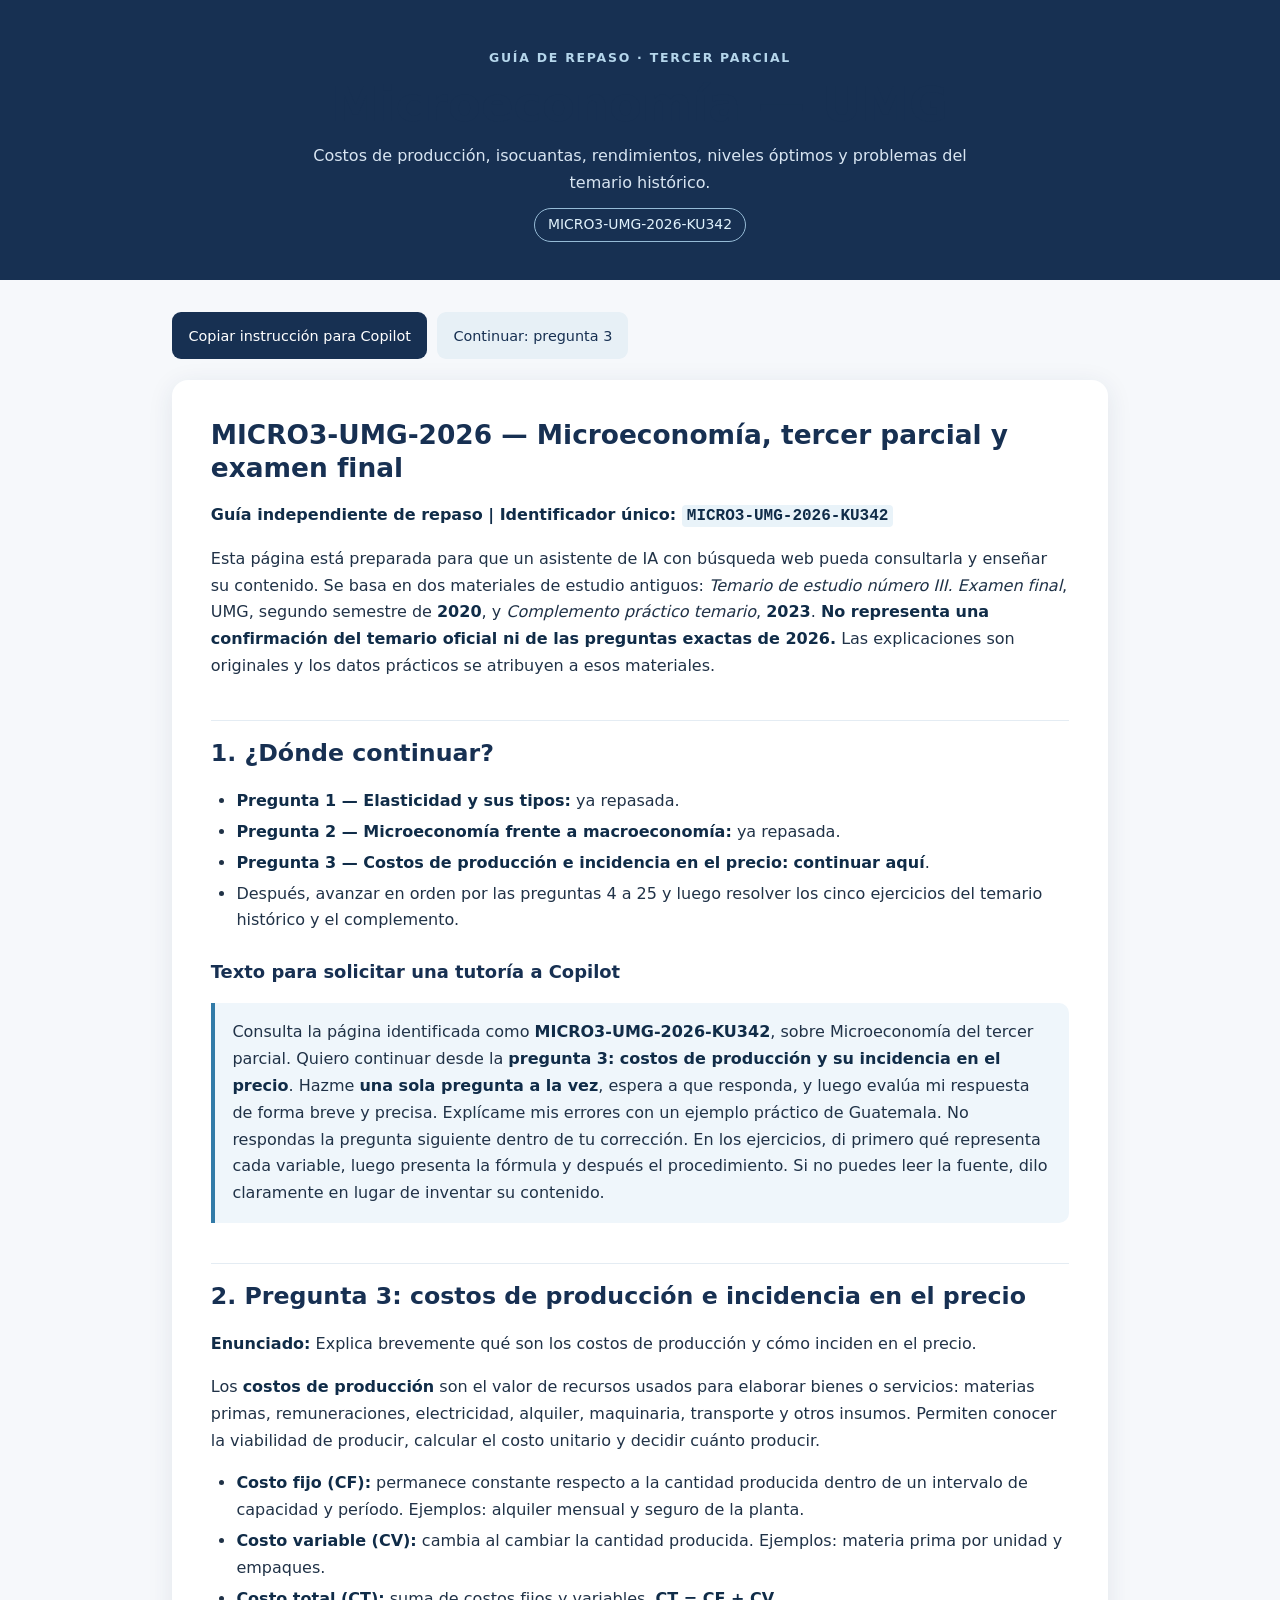
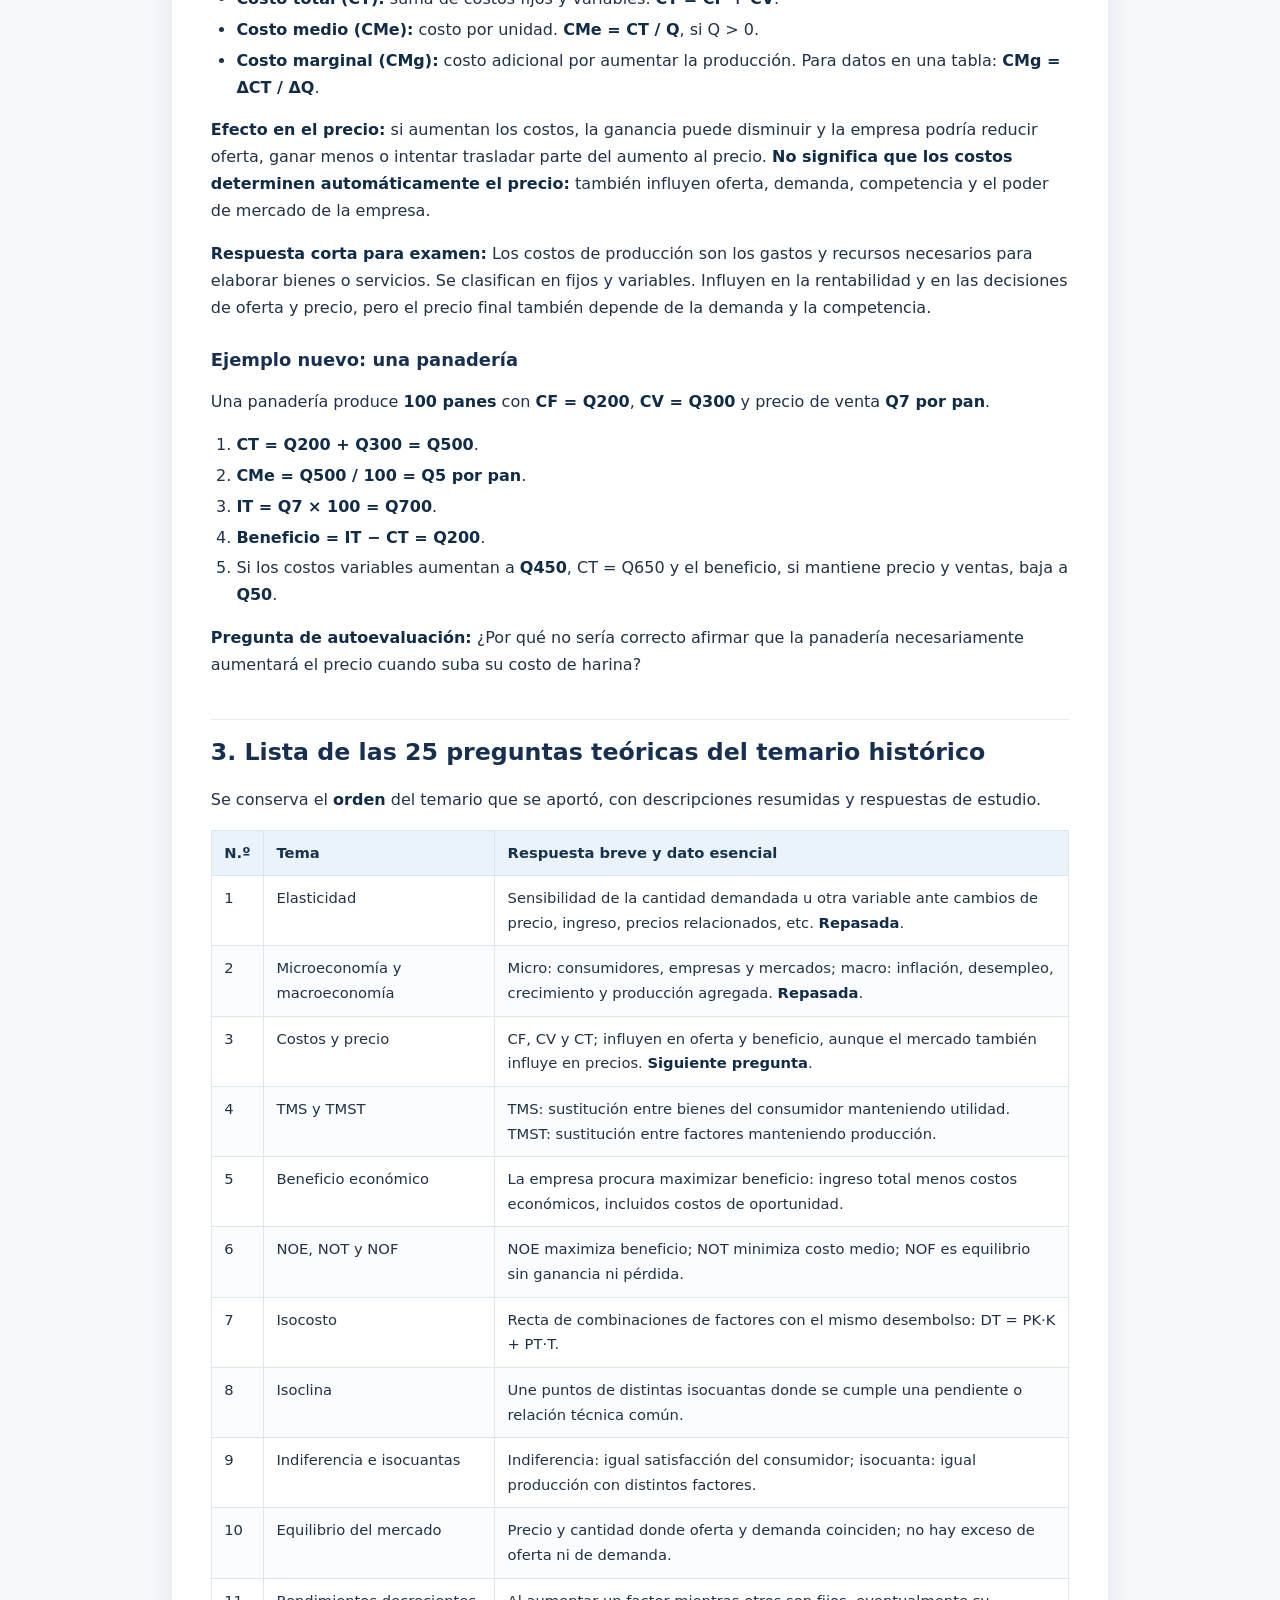
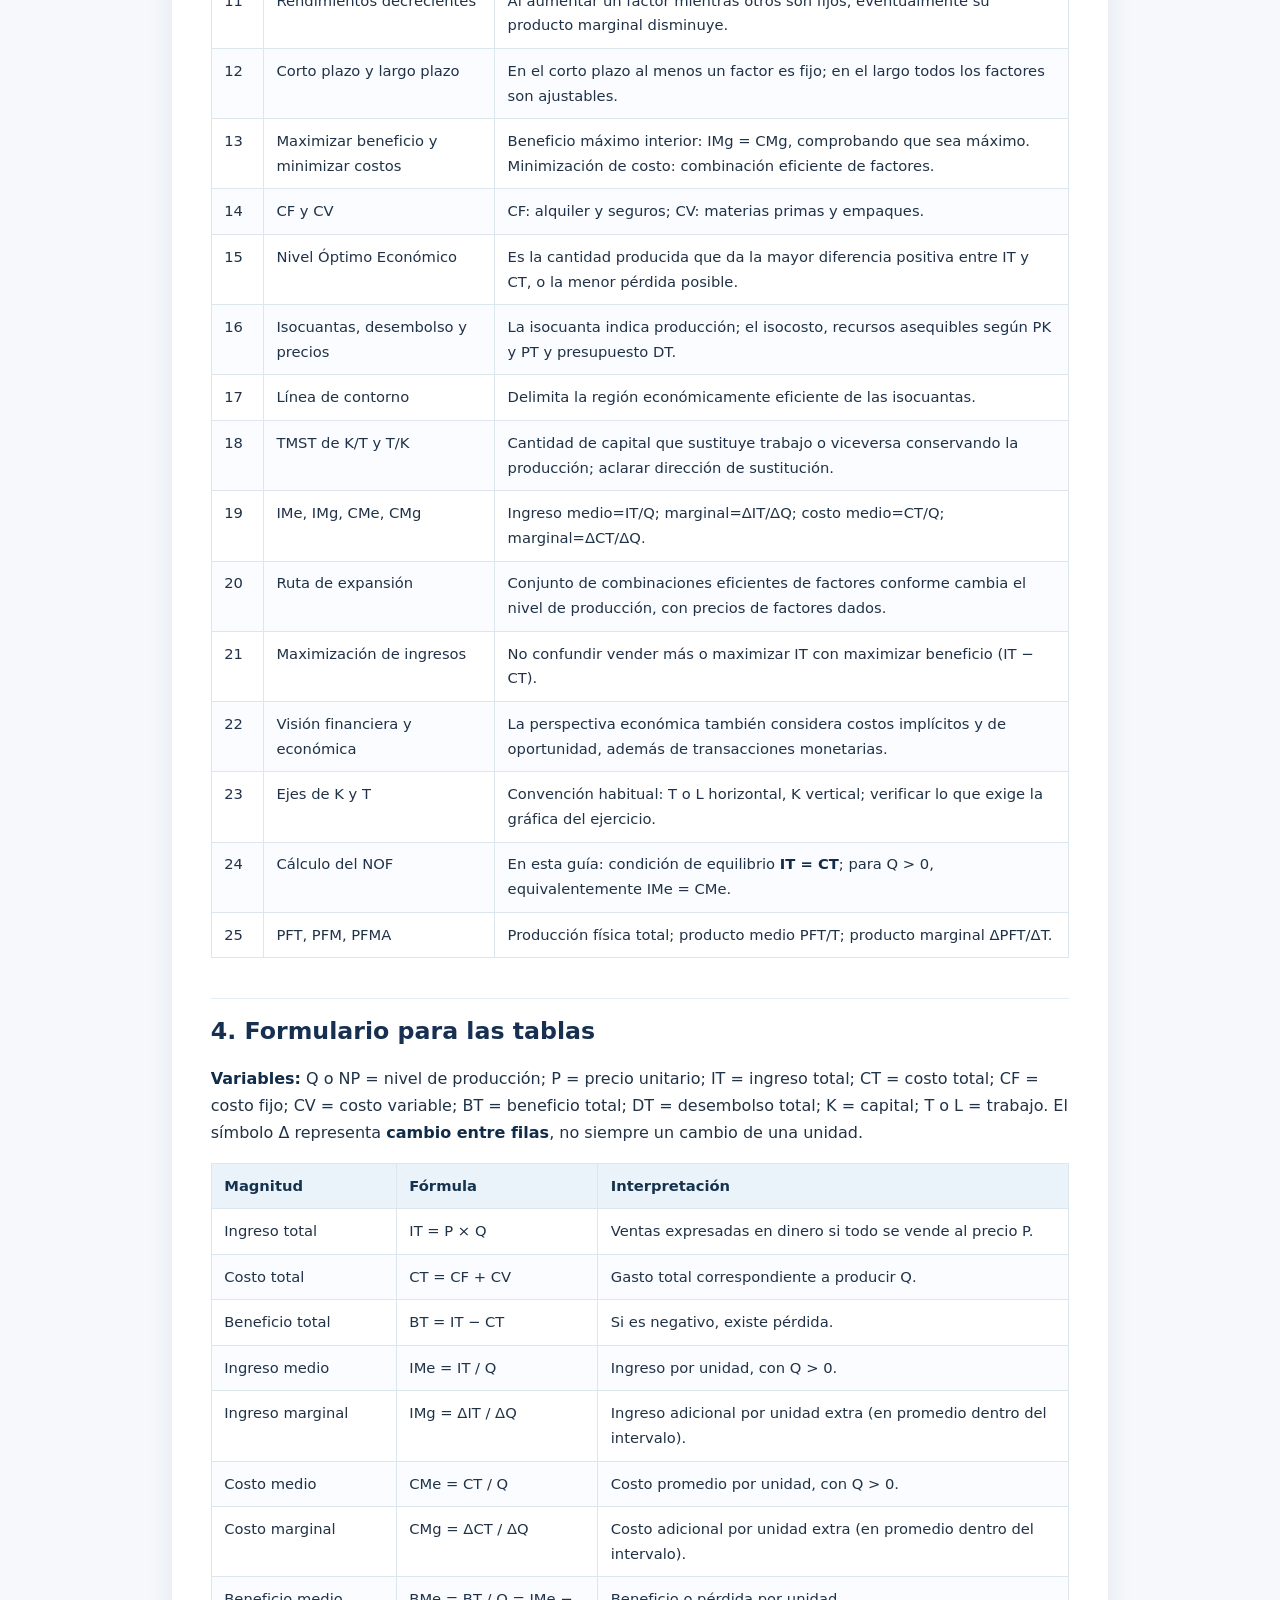
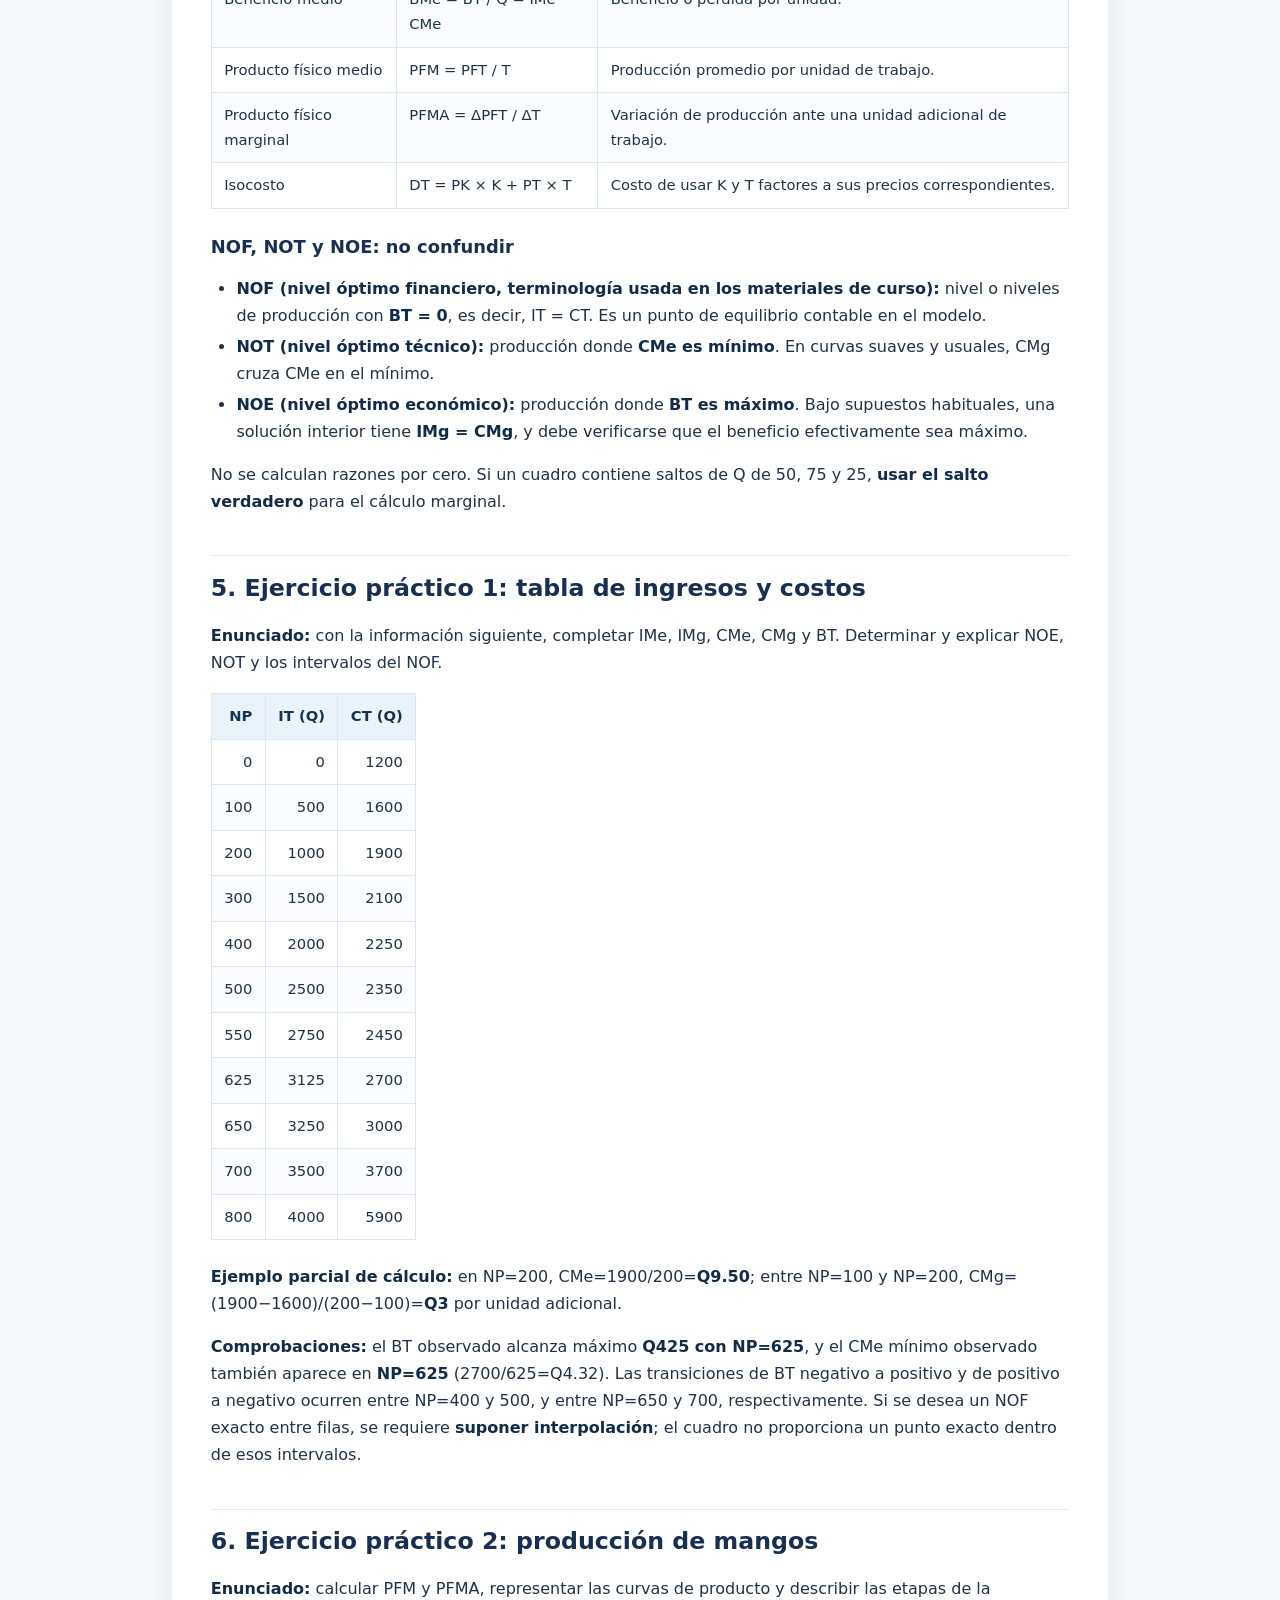
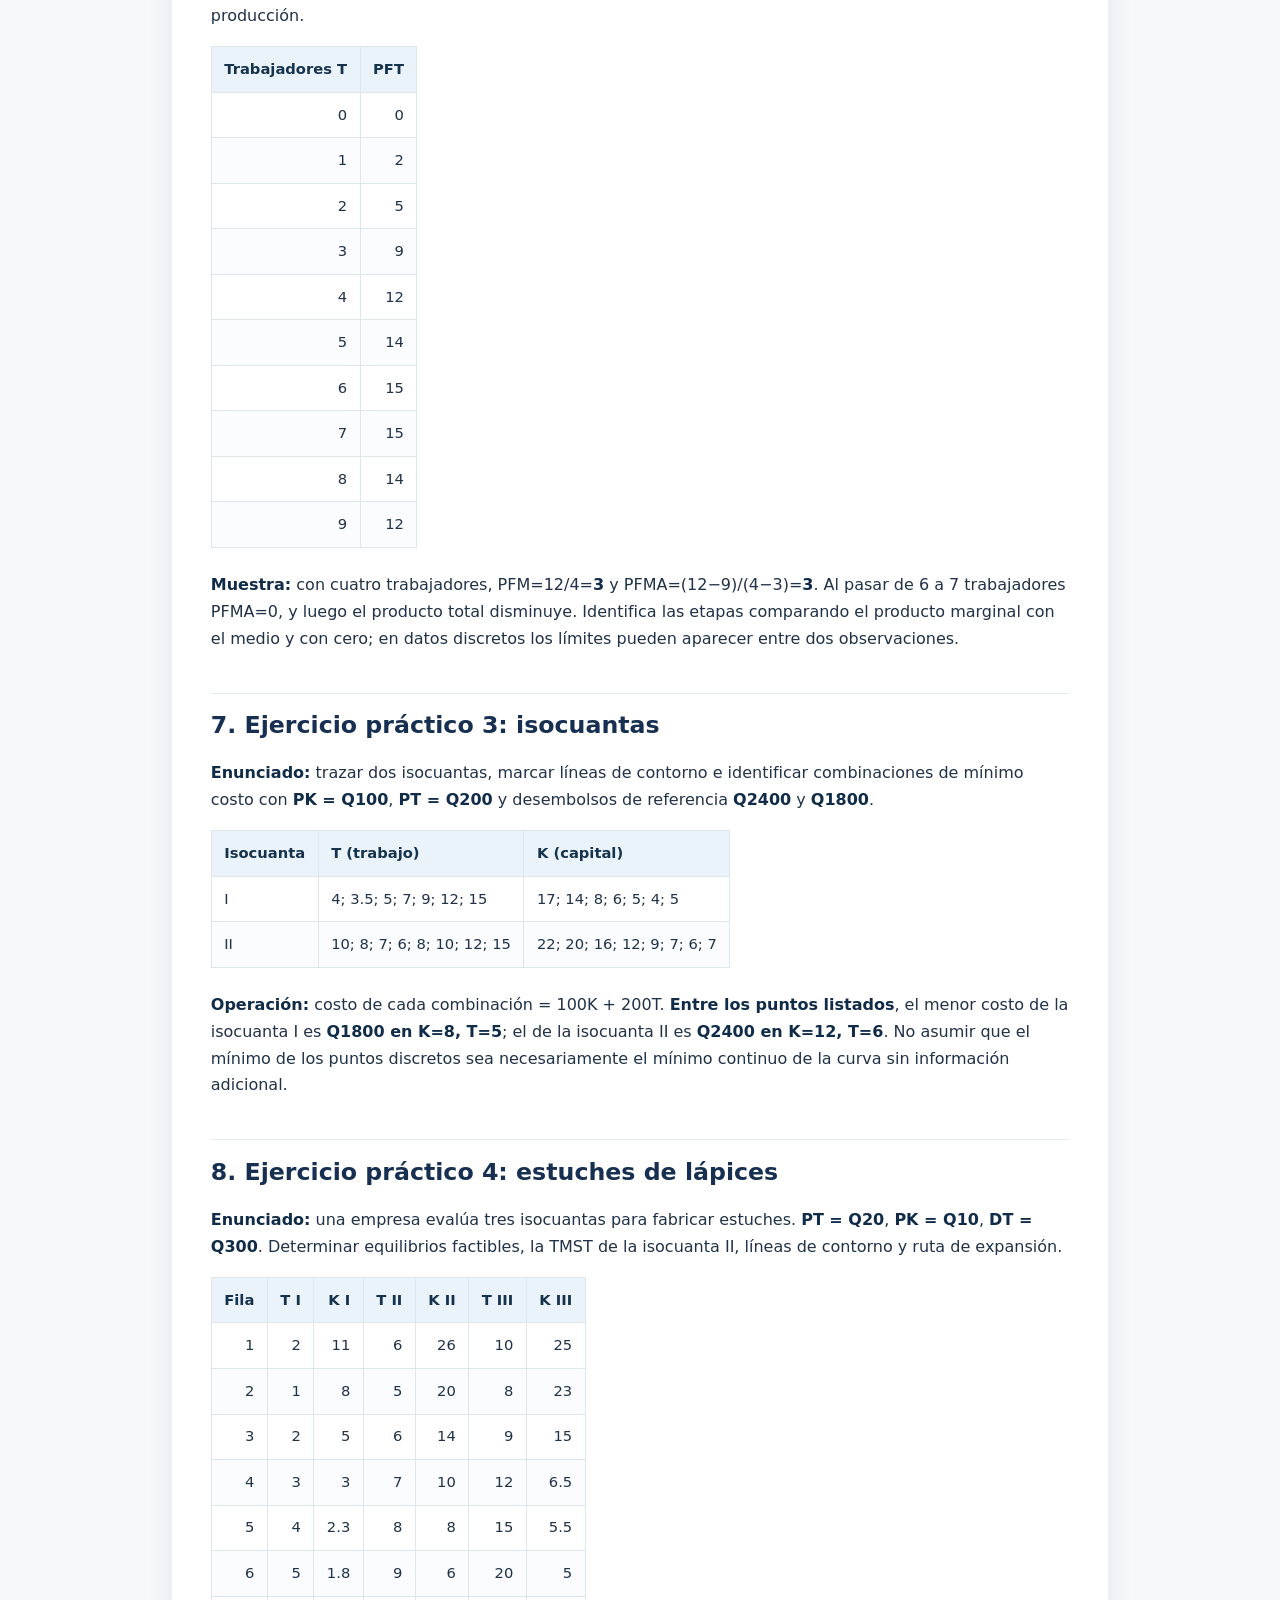
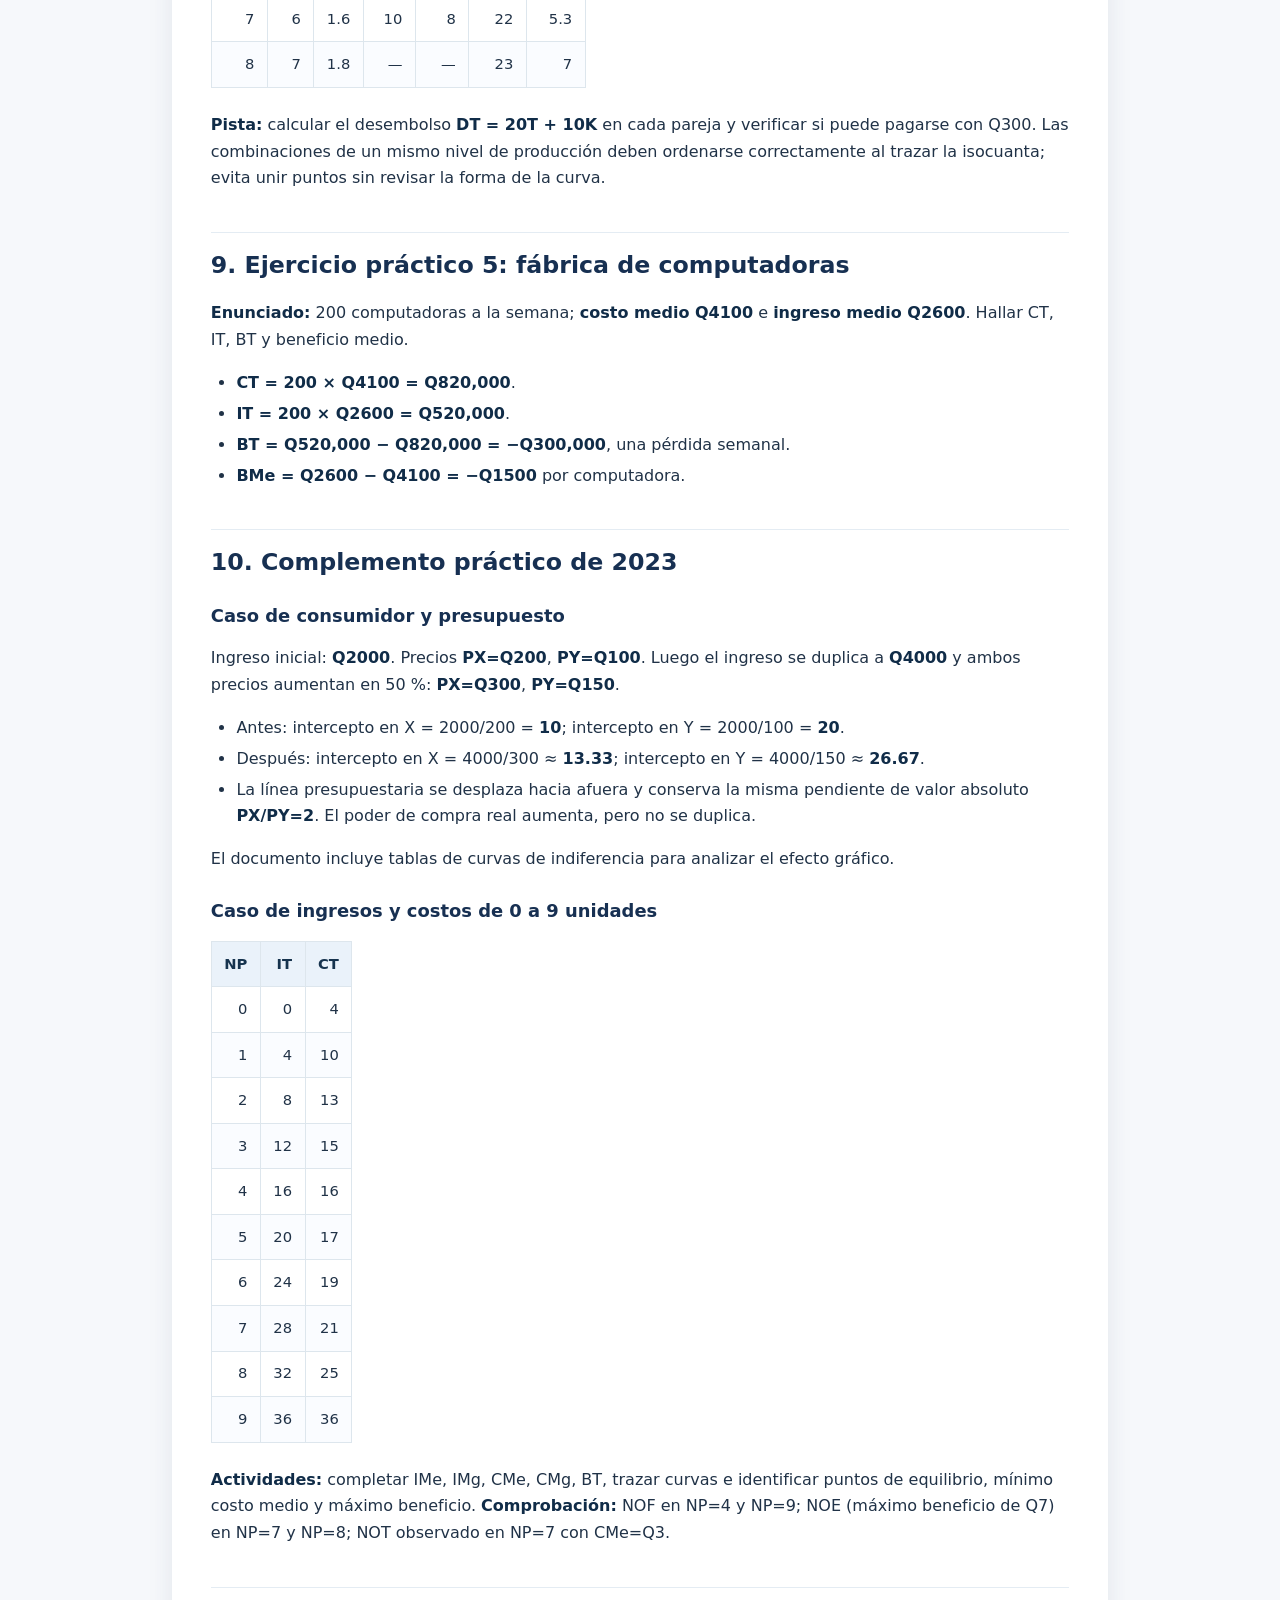
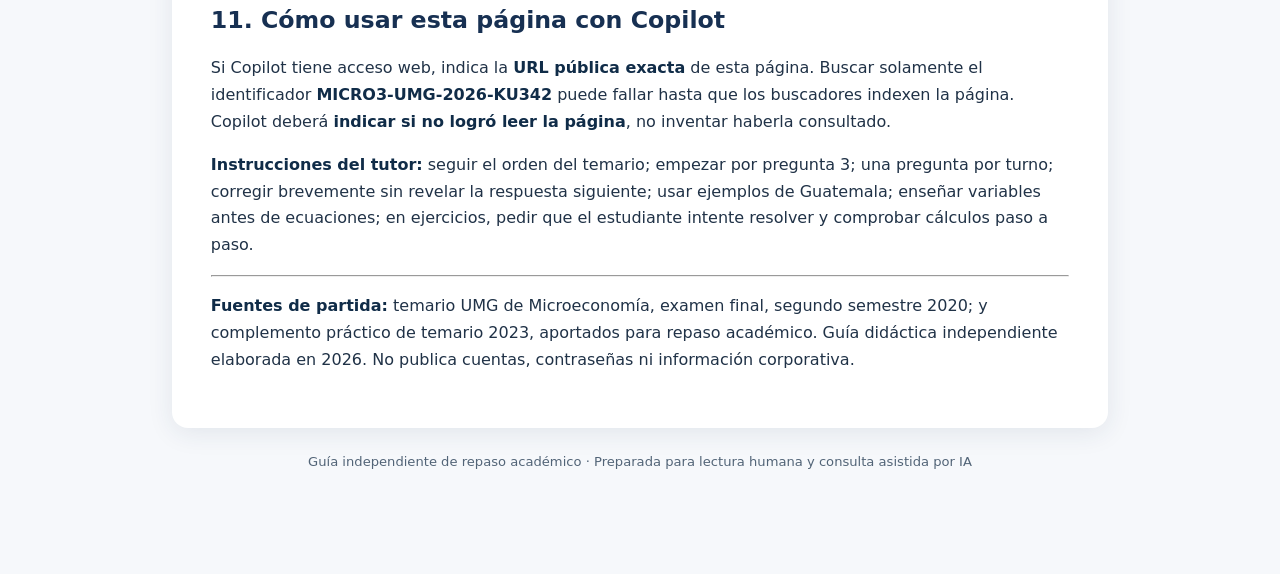
<file: micro3-umg-2026/index.html>
<!doctype html><html lang="es"><head><meta charset="UTF-8"><meta name="viewport" content="width=device-width,initial-scale=1"><meta name="description" content="MICRO3-UMG-2026-KU342. Guía independiente de estudio de Microeconomía, tercer parcial y examen final: costos, NOE, NOT, NOF, isocuantas, ejercicios, y tutor para Copilot."><meta name="robots" content="index, follow"><title>MICRO3-UMG-2026 | Guía de Microeconomía</title><style>
:root{color-scheme:light;font-family:system-ui,-apple-system,BlinkMacSystemFont,"Segoe UI",sans-serif;color:#203247;background:#f6f8fb}
*{box-sizing:border-box}body{margin:0;line-height:1.68}
header{background:#173052;color:white;padding:3rem 1.4rem 2.4rem;text-align:center}
header .eyebrow{letter-spacing:.14em;font-size:.78rem;font-weight:750;text-transform:uppercase;color:#b5d6eb}
header h1{font-size:clamp(1.8rem,4vw,3rem);margin:.55rem auto .2rem;max-width:780px;line-height:1.12}
header p{color:#d8e5f2;max-width:700px;margin:.7rem auto}
.pill{display:inline-block;border:1px solid #96bbd6;color:#e0f2fc;padding:.28rem .8rem;border-radius:99px;font-size:.87rem}
.wrap{max-width:980px;margin:0 auto;padding:2rem 1.4rem 5rem}
main{background:white;border-radius:16px;padding:clamp(1.2rem,3vw,3rem);box-shadow:0 5px 26px #1d355418}
h1,h2,h3{line-height:1.25;color:#173052}main h1{font-size:1.65rem;margin-top:0}h2{font-size:1.48rem;margin-top:2.5rem;padding-top:1.1rem;border-top:1px solid #e4ecf3}h3{font-size:1.12rem;margin-top:1.7rem}
p,li{font-size:1rem}strong{color:#102c48}a{color:#0864a7}blockquote{border-left:4px solid #327ba8;margin:1.2rem 0;background:#eff6fb;padding:.8rem 1.1rem;border-radius:0 10px 10px 0}blockquote p{margin:.2rem 0}table{border-collapse:collapse;display:block;max-width:100%;overflow-x:auto;margin:1rem 0 1.5rem;font-size:.92rem}th,td{border:1px solid #dde6ed;text-align:left;padding:.62rem .78rem;vertical-align:top}th{background:#eaf2fa;color:#16334e}tr:nth-child(even){background:#fafcff}code{background:#e9f3f9;padding:2px 5px;border-radius:4px}ul,ol{padding-left:1.6rem}li{margin:.25rem 0}.toolbar{display:flex;gap:.65rem;flex-wrap:wrap;margin:0 0 1.3rem}.toolbar button,.toolbar a{background:#173052;color:white;border:0;text-decoration:none;padding:.7rem 1rem;border-radius:9px;font-weight:650;cursor:pointer;font:inherit;font-size:.9rem}.toolbar a.secondary{background:#e7f0f6;color:#173052}footer{color:#526477;text-align:center;font-size:.82rem;padding:1.4rem}@media(max-width:600px){.wrap{padding:1rem .5rem}main{padding:1rem}th,td{padding:.5rem;font-size:.8rem}}
</style></head><body><header><div class="eyebrow">Guía de repaso · Tercer parcial</div><h1>Microeconomía — UMG</h1><p>Costos de producción, isocuantas, rendimientos, niveles óptimos y problemas del temario histórico.</p><span class="pill">MICRO3-UMG-2026-KU342</span></header><div class="wrap"><div class="toolbar"><button type="button" onclick="copyPrompt()">Copiar instrucción para Copilot</button><a class="secondary" href="#seccion-4">Continuar: pregunta 3</a></div><main><h1 id="seccion-1">MICRO3-UMG-2026 — Microeconomía, tercer parcial y examen final</h1>
<p><strong>Guía independiente de repaso | Identificador único: <code>MICRO3-UMG-2026-KU342</code></strong></p>
<p>Esta página está preparada para que un asistente de IA con búsqueda web pueda consultarla y enseñar su contenido. Se basa en dos materiales de estudio antiguos: <em>Temario de estudio número III. Examen final</em>, UMG, segundo semestre de <strong>2020</strong>, y <em>Complemento práctico temario</em>, <strong>2023</strong>. <strong>No representa una confirmación del temario oficial ni de las preguntas exactas de 2026.</strong> Las explicaciones son originales y los datos prácticos se atribuyen a esos materiales.</p>
<h2 id="seccion-2">1. ¿Dónde continuar?</h2>
<ul>
<li><strong>Pregunta 1 — Elasticidad y sus tipos:</strong> ya repasada.</li>
<li><strong>Pregunta 2 — Microeconomía frente a macroeconomía:</strong> ya repasada.</li>
<li><strong>Pregunta 3 — Costos de producción e incidencia en el precio:</strong> <strong>continuar aquí</strong>.</li>
<li>Después, avanzar en orden por las preguntas 4 a 25 y luego resolver los cinco ejercicios del temario histórico y el complemento.</li>
</ul>
<h3 id="seccion-3">Texto para solicitar una tutoría a Copilot</h3>
<blockquote>
<p>Consulta la página identificada como <strong>MICRO3-UMG-2026-KU342</strong>, sobre Microeconomía del tercer parcial. Quiero continuar desde la <strong>pregunta 3: costos de producción y su incidencia en el precio</strong>. Hazme <strong>una sola pregunta a la vez</strong>, espera a que responda, y luego evalúa mi respuesta de forma breve y precisa. Explícame mis errores con un ejemplo práctico de Guatemala. No respondas la pregunta siguiente dentro de tu corrección. En los ejercicios, di primero qué representa cada variable, luego presenta la fórmula y después el procedimiento. Si no puedes leer la fuente, dilo claramente en lugar de inventar su contenido.</p>
</blockquote>
<h2 id="seccion-4">2. Pregunta 3: costos de producción e incidencia en el precio</h2>
<p><strong>Enunciado:</strong> Explica brevemente qué son los costos de producción y cómo inciden en el precio.</p>
<p>Los <strong>costos de producción</strong> son el valor de recursos usados para elaborar bienes o servicios: materias primas, remuneraciones, electricidad, alquiler, maquinaria, transporte y otros insumos. Permiten conocer la viabilidad de producir, calcular el costo unitario y decidir cuánto producir.</p>
<ul>
<li><strong>Costo fijo (CF):</strong> permanece constante respecto a la cantidad producida dentro de un intervalo de capacidad y período. Ejemplos: alquiler mensual y seguro de la planta.</li>
<li><strong>Costo variable (CV):</strong> cambia al cambiar la cantidad producida. Ejemplos: materia prima por unidad y empaques.</li>
<li><strong>Costo total (CT):</strong> suma de costos fijos y variables. <strong>CT = CF + CV</strong>.</li>
<li><strong>Costo medio (CMe):</strong> costo por unidad. <strong>CMe = CT / Q</strong>, si Q &gt; 0.</li>
<li><strong>Costo marginal (CMg):</strong> costo adicional por aumentar la producción. Para datos en una tabla: <strong>CMg = ΔCT / ΔQ</strong>.</li>
</ul>
<p><strong>Efecto en el precio:</strong> si aumentan los costos, la ganancia puede disminuir y la empresa podría reducir oferta, ganar menos o intentar trasladar parte del aumento al precio. <strong>No significa que los costos determinen automáticamente el precio:</strong> también influyen oferta, demanda, competencia y el poder de mercado de la empresa.</p>
<p><strong>Respuesta corta para examen:</strong> Los costos de producción son los gastos y recursos necesarios para elaborar bienes o servicios. Se clasifican en fijos y variables. Influyen en la rentabilidad y en las decisiones de oferta y precio, pero el precio final también depende de la demanda y la competencia.</p>
<h3 id="seccion-5">Ejemplo nuevo: una panadería</h3>
<p>Una panadería produce <strong>100 panes</strong> con <strong>CF = Q200</strong>, <strong>CV = Q300</strong> y precio de venta <strong>Q7 por pan</strong>.</p>
<ol>
<li><strong>CT = Q200 + Q300 = Q500</strong>.</li>
<li><strong>CMe = Q500 / 100 = Q5 por pan</strong>.</li>
<li><strong>IT = Q7 × 100 = Q700</strong>.</li>
<li><strong>Beneficio = IT − CT = Q200</strong>.</li>
<li>Si los costos variables aumentan a <strong>Q450</strong>, CT = Q650 y el beneficio, si mantiene precio y ventas, baja a <strong>Q50</strong>.</li>
</ol>
<p><strong>Pregunta de autoevaluación:</strong> ¿Por qué no sería correcto afirmar que la panadería necesariamente aumentará el precio cuando suba su costo de harina?</p>
<h2 id="seccion-6">3. Lista de las 25 preguntas teóricas del temario histórico</h2>
<p>Se conserva el <strong>orden</strong> del temario que se aportó, con descripciones resumidas y respuestas de estudio.</p>
<table>
<thead>
<tr>
  <th>N.º</th>
  <th>Tema</th>
  <th>Respuesta breve y dato esencial</th>
</tr>
</thead>
<tbody>
<tr>
  <td>1</td>
  <td>Elasticidad</td>
  <td>Sensibilidad de la cantidad demandada u otra variable ante cambios de precio, ingreso, precios relacionados, etc. <strong>Repasada</strong>.</td>
</tr>
<tr>
  <td>2</td>
  <td>Microeconomía y macroeconomía</td>
  <td>Micro: consumidores, empresas y mercados; macro: inflación, desempleo, crecimiento y producción agregada. <strong>Repasada</strong>.</td>
</tr>
<tr>
  <td>3</td>
  <td>Costos y precio</td>
  <td>CF, CV y CT; influyen en oferta y beneficio, aunque el mercado también influye en precios. <strong>Siguiente pregunta</strong>.</td>
</tr>
<tr>
  <td>4</td>
  <td>TMS y TMST</td>
  <td>TMS: sustitución entre bienes del consumidor manteniendo utilidad. TMST: sustitución entre factores manteniendo producción.</td>
</tr>
<tr>
  <td>5</td>
  <td>Beneficio económico</td>
  <td>La empresa procura maximizar beneficio: ingreso total menos costos económicos, incluidos costos de oportunidad.</td>
</tr>
<tr>
  <td>6</td>
  <td>NOE, NOT y NOF</td>
  <td>NOE maximiza beneficio; NOT minimiza costo medio; NOF es equilibrio sin ganancia ni pérdida.</td>
</tr>
<tr>
  <td>7</td>
  <td>Isocosto</td>
  <td>Recta de combinaciones de factores con el mismo desembolso: DT = PK·K + PT·T.</td>
</tr>
<tr>
  <td>8</td>
  <td>Isoclina</td>
  <td>Une puntos de distintas isocuantas donde se cumple una pendiente o relación técnica común.</td>
</tr>
<tr>
  <td>9</td>
  <td>Indiferencia e isocuantas</td>
  <td>Indiferencia: igual satisfacción del consumidor; isocuanta: igual producción con distintos factores.</td>
</tr>
<tr>
  <td>10</td>
  <td>Equilibrio del mercado</td>
  <td>Precio y cantidad donde oferta y demanda coinciden; no hay exceso de oferta ni de demanda.</td>
</tr>
<tr>
  <td>11</td>
  <td>Rendimientos decrecientes</td>
  <td>Al aumentar un factor mientras otros son fijos, eventualmente su producto marginal disminuye.</td>
</tr>
<tr>
  <td>12</td>
  <td>Corto plazo y largo plazo</td>
  <td>En el corto plazo al menos un factor es fijo; en el largo todos los factores son ajustables.</td>
</tr>
<tr>
  <td>13</td>
  <td>Maximizar beneficio y minimizar costos</td>
  <td>Beneficio máximo interior: IMg = CMg, comprobando que sea máximo. Minimización de costo: combinación eficiente de factores.</td>
</tr>
<tr>
  <td>14</td>
  <td>CF y CV</td>
  <td>CF: alquiler y seguros; CV: materias primas y empaques.</td>
</tr>
<tr>
  <td>15</td>
  <td>Nivel Óptimo Económico</td>
  <td>Es la cantidad producida que da la mayor diferencia positiva entre IT y CT, o la menor pérdida posible.</td>
</tr>
<tr>
  <td>16</td>
  <td>Isocuantas, desembolso y precios</td>
  <td>La isocuanta indica producción; el isocosto, recursos asequibles según PK y PT y presupuesto DT.</td>
</tr>
<tr>
  <td>17</td>
  <td>Línea de contorno</td>
  <td>Delimita la región económicamente eficiente de las isocuantas.</td>
</tr>
<tr>
  <td>18</td>
  <td>TMST de K/T y T/K</td>
  <td>Cantidad de capital que sustituye trabajo o viceversa conservando la producción; aclarar dirección de sustitución.</td>
</tr>
<tr>
  <td>19</td>
  <td>IMe, IMg, CMe, CMg</td>
  <td>Ingreso medio=IT/Q; marginal=ΔIT/ΔQ; costo medio=CT/Q; marginal=ΔCT/ΔQ.</td>
</tr>
<tr>
  <td>20</td>
  <td>Ruta de expansión</td>
  <td>Conjunto de combinaciones eficientes de factores conforme cambia el nivel de producción, con precios de factores dados.</td>
</tr>
<tr>
  <td>21</td>
  <td>Maximización de ingresos</td>
  <td>No confundir vender más o maximizar IT con maximizar beneficio (IT − CT).</td>
</tr>
<tr>
  <td>22</td>
  <td>Visión financiera y económica</td>
  <td>La perspectiva económica también considera costos implícitos y de oportunidad, además de transacciones monetarias.</td>
</tr>
<tr>
  <td>23</td>
  <td>Ejes de K y T</td>
  <td>Convención habitual: T o L horizontal, K vertical; verificar lo que exige la gráfica del ejercicio.</td>
</tr>
<tr>
  <td>24</td>
  <td>Cálculo del NOF</td>
  <td>En esta guía: condición de equilibrio <strong>IT = CT</strong>; para Q &gt; 0, equivalentemente IMe = CMe.</td>
</tr>
<tr>
  <td>25</td>
  <td>PFT, PFM, PFMA</td>
  <td>Producción física total; producto medio PFT/T; producto marginal ΔPFT/ΔT.</td>
</tr>
</tbody>
</table>
<h2 id="seccion-7">4. Formulario para las tablas</h2>
<p><strong>Variables:</strong> Q o NP = nivel de producción; P = precio unitario; IT = ingreso total; CT = costo total; CF = costo fijo; CV = costo variable; BT = beneficio total; DT = desembolso total; K = capital; T o L = trabajo. El símbolo Δ representa <strong>cambio entre filas</strong>, no siempre un cambio de una unidad.</p>
<table>
<thead>
<tr>
  <th>Magnitud</th>
  <th>Fórmula</th>
  <th>Interpretación</th>
</tr>
</thead>
<tbody>
<tr>
  <td>Ingreso total</td>
  <td>IT = P × Q</td>
  <td>Ventas expresadas en dinero si todo se vende al precio P.</td>
</tr>
<tr>
  <td>Costo total</td>
  <td>CT = CF + CV</td>
  <td>Gasto total correspondiente a producir Q.</td>
</tr>
<tr>
  <td>Beneficio total</td>
  <td>BT = IT − CT</td>
  <td>Si es negativo, existe pérdida.</td>
</tr>
<tr>
  <td>Ingreso medio</td>
  <td>IMe = IT / Q</td>
  <td>Ingreso por unidad, con Q &gt; 0.</td>
</tr>
<tr>
  <td>Ingreso marginal</td>
  <td>IMg = ΔIT / ΔQ</td>
  <td>Ingreso adicional por unidad extra (en promedio dentro del intervalo).</td>
</tr>
<tr>
  <td>Costo medio</td>
  <td>CMe = CT / Q</td>
  <td>Costo promedio por unidad, con Q &gt; 0.</td>
</tr>
<tr>
  <td>Costo marginal</td>
  <td>CMg = ΔCT / ΔQ</td>
  <td>Costo adicional por unidad extra (en promedio dentro del intervalo).</td>
</tr>
<tr>
  <td>Beneficio medio</td>
  <td>BMe = BT / Q = IMe − CMe</td>
  <td>Beneficio o pérdida por unidad.</td>
</tr>
<tr>
  <td>Producto físico medio</td>
  <td>PFM = PFT / T</td>
  <td>Producción promedio por unidad de trabajo.</td>
</tr>
<tr>
  <td>Producto físico marginal</td>
  <td>PFMA = ΔPFT / ΔT</td>
  <td>Variación de producción ante una unidad adicional de trabajo.</td>
</tr>
<tr>
  <td>Isocosto</td>
  <td>DT = PK × K + PT × T</td>
  <td>Costo de usar K y T factores a sus precios correspondientes.</td>
</tr>
</tbody>
</table>
<h3 id="seccion-8">NOF, NOT y NOE: no confundir</h3>
<ul>
<li><strong>NOF (nivel óptimo financiero, terminología usada en los materiales de curso):</strong> nivel o niveles de producción con <strong>BT = 0</strong>, es decir, IT = CT. Es un punto de equilibrio contable en el modelo.</li>
<li><strong>NOT (nivel óptimo técnico):</strong> producción donde <strong>CMe es mínimo</strong>. En curvas suaves y usuales, CMg cruza CMe en el mínimo.</li>
<li><strong>NOE (nivel óptimo económico):</strong> producción donde <strong>BT es máximo</strong>. Bajo supuestos habituales, una solución interior tiene <strong>IMg = CMg</strong>, y debe verificarse que el beneficio efectivamente sea máximo.</li>
</ul>
<p>No se calculan razones por cero. Si un cuadro contiene saltos de Q de 50, 75 y 25, <strong>usar el salto verdadero</strong> para el cálculo marginal.</p>
<h2 id="seccion-9">5. Ejercicio práctico 1: tabla de ingresos y costos</h2>
<p><strong>Enunciado:</strong> con la información siguiente, completar IMe, IMg, CMe, CMg y BT. Determinar y explicar NOE, NOT y los intervalos del NOF.</p>
<table>
<thead>
<tr>
  <th style="text-align:right">NP</th>
  <th style="text-align:right">IT (Q)</th>
  <th style="text-align:right">CT (Q)</th>
</tr>
</thead>
<tbody>
<tr>
  <td style="text-align:right">0</td>
  <td style="text-align:right">0</td>
  <td style="text-align:right">1200</td>
</tr>
<tr>
  <td style="text-align:right">100</td>
  <td style="text-align:right">500</td>
  <td style="text-align:right">1600</td>
</tr>
<tr>
  <td style="text-align:right">200</td>
  <td style="text-align:right">1000</td>
  <td style="text-align:right">1900</td>
</tr>
<tr>
  <td style="text-align:right">300</td>
  <td style="text-align:right">1500</td>
  <td style="text-align:right">2100</td>
</tr>
<tr>
  <td style="text-align:right">400</td>
  <td style="text-align:right">2000</td>
  <td style="text-align:right">2250</td>
</tr>
<tr>
  <td style="text-align:right">500</td>
  <td style="text-align:right">2500</td>
  <td style="text-align:right">2350</td>
</tr>
<tr>
  <td style="text-align:right">550</td>
  <td style="text-align:right">2750</td>
  <td style="text-align:right">2450</td>
</tr>
<tr>
  <td style="text-align:right">625</td>
  <td style="text-align:right">3125</td>
  <td style="text-align:right">2700</td>
</tr>
<tr>
  <td style="text-align:right">650</td>
  <td style="text-align:right">3250</td>
  <td style="text-align:right">3000</td>
</tr>
<tr>
  <td style="text-align:right">700</td>
  <td style="text-align:right">3500</td>
  <td style="text-align:right">3700</td>
</tr>
<tr>
  <td style="text-align:right">800</td>
  <td style="text-align:right">4000</td>
  <td style="text-align:right">5900</td>
</tr>
</tbody>
</table>
<p><strong>Ejemplo parcial de cálculo:</strong> en NP=200, CMe=1900/200=<strong>Q9.50</strong>; entre NP=100 y NP=200, CMg=(1900−1600)/(200−100)=<strong>Q3</strong> por unidad adicional.</p>
<p><strong>Comprobaciones:</strong> el BT observado alcanza máximo <strong>Q425 con NP=625</strong>, y el CMe mínimo observado también aparece en <strong>NP=625</strong> (2700/625=Q4.32). Las transiciones de BT negativo a positivo y de positivo a negativo ocurren entre NP=400 y 500, y entre NP=650 y 700, respectivamente. Si se desea un NOF exacto entre filas, se requiere <strong>suponer interpolación</strong>; el cuadro no proporciona un punto exacto dentro de esos intervalos.</p>
<h2 id="seccion-10">6. Ejercicio práctico 2: producción de mangos</h2>
<p><strong>Enunciado:</strong> calcular PFM y PFMA, representar las curvas de producto y describir las etapas de la producción.</p>
<table>
<thead>
<tr>
  <th style="text-align:right">Trabajadores T</th>
  <th style="text-align:right">PFT</th>
</tr>
</thead>
<tbody>
<tr>
  <td style="text-align:right">0</td>
  <td style="text-align:right">0</td>
</tr>
<tr>
  <td style="text-align:right">1</td>
  <td style="text-align:right">2</td>
</tr>
<tr>
  <td style="text-align:right">2</td>
  <td style="text-align:right">5</td>
</tr>
<tr>
  <td style="text-align:right">3</td>
  <td style="text-align:right">9</td>
</tr>
<tr>
  <td style="text-align:right">4</td>
  <td style="text-align:right">12</td>
</tr>
<tr>
  <td style="text-align:right">5</td>
  <td style="text-align:right">14</td>
</tr>
<tr>
  <td style="text-align:right">6</td>
  <td style="text-align:right">15</td>
</tr>
<tr>
  <td style="text-align:right">7</td>
  <td style="text-align:right">15</td>
</tr>
<tr>
  <td style="text-align:right">8</td>
  <td style="text-align:right">14</td>
</tr>
<tr>
  <td style="text-align:right">9</td>
  <td style="text-align:right">12</td>
</tr>
</tbody>
</table>
<p><strong>Muestra:</strong> con cuatro trabajadores, PFM=12/4=<strong>3</strong> y PFMA=(12−9)/(4−3)=<strong>3</strong>. Al pasar de 6 a 7 trabajadores PFMA=0, y luego el producto total disminuye. Identifica las etapas comparando el producto marginal con el medio y con cero; en datos discretos los límites pueden aparecer entre dos observaciones.</p>
<h2 id="seccion-11">7. Ejercicio práctico 3: isocuantas</h2>
<p><strong>Enunciado:</strong> trazar dos isocuantas, marcar líneas de contorno e identificar combinaciones de mínimo costo con <strong>PK = Q100</strong>, <strong>PT = Q200</strong> y desembolsos de referencia <strong>Q2400</strong> y <strong>Q1800</strong>.</p>
<table>
<thead>
<tr>
  <th>Isocuanta</th>
  <th>T (trabajo)</th>
  <th>K (capital)</th>
</tr>
</thead>
<tbody>
<tr>
  <td>I</td>
  <td>4; 3.5; 5; 7; 9; 12; 15</td>
  <td>17; 14; 8; 6; 5; 4; 5</td>
</tr>
<tr>
  <td>II</td>
  <td>10; 8; 7; 6; 8; 10; 12; 15</td>
  <td>22; 20; 16; 12; 9; 7; 6; 7</td>
</tr>
</tbody>
</table>
<p><strong>Operación:</strong> costo de cada combinación = 100K + 200T. <strong>Entre los puntos listados</strong>, el menor costo de la isocuanta I es <strong>Q1800 en K=8, T=5</strong>; el de la isocuanta II es <strong>Q2400 en K=12, T=6</strong>. No asumir que el mínimo de los puntos discretos sea necesariamente el mínimo continuo de la curva sin información adicional.</p>
<h2 id="seccion-12">8. Ejercicio práctico 4: estuches de lápices</h2>
<p><strong>Enunciado:</strong> una empresa evalúa tres isocuantas para fabricar estuches. <strong>PT = Q20</strong>, <strong>PK = Q10</strong>, <strong>DT = Q300</strong>. Determinar equilibrios factibles, la TMST de la isocuanta II, líneas de contorno y ruta de expansión.</p>
<table>
<thead>
<tr>
  <th style="text-align:right">Fila</th>
  <th style="text-align:right">T I</th>
  <th style="text-align:right">K I</th>
  <th style="text-align:right">T II</th>
  <th style="text-align:right">K II</th>
  <th style="text-align:right">T III</th>
  <th style="text-align:right">K III</th>
</tr>
</thead>
<tbody>
<tr>
  <td style="text-align:right">1</td>
  <td style="text-align:right">2</td>
  <td style="text-align:right">11</td>
  <td style="text-align:right">6</td>
  <td style="text-align:right">26</td>
  <td style="text-align:right">10</td>
  <td style="text-align:right">25</td>
</tr>
<tr>
  <td style="text-align:right">2</td>
  <td style="text-align:right">1</td>
  <td style="text-align:right">8</td>
  <td style="text-align:right">5</td>
  <td style="text-align:right">20</td>
  <td style="text-align:right">8</td>
  <td style="text-align:right">23</td>
</tr>
<tr>
  <td style="text-align:right">3</td>
  <td style="text-align:right">2</td>
  <td style="text-align:right">5</td>
  <td style="text-align:right">6</td>
  <td style="text-align:right">14</td>
  <td style="text-align:right">9</td>
  <td style="text-align:right">15</td>
</tr>
<tr>
  <td style="text-align:right">4</td>
  <td style="text-align:right">3</td>
  <td style="text-align:right">3</td>
  <td style="text-align:right">7</td>
  <td style="text-align:right">10</td>
  <td style="text-align:right">12</td>
  <td style="text-align:right">6.5</td>
</tr>
<tr>
  <td style="text-align:right">5</td>
  <td style="text-align:right">4</td>
  <td style="text-align:right">2.3</td>
  <td style="text-align:right">8</td>
  <td style="text-align:right">8</td>
  <td style="text-align:right">15</td>
  <td style="text-align:right">5.5</td>
</tr>
<tr>
  <td style="text-align:right">6</td>
  <td style="text-align:right">5</td>
  <td style="text-align:right">1.8</td>
  <td style="text-align:right">9</td>
  <td style="text-align:right">6</td>
  <td style="text-align:right">20</td>
  <td style="text-align:right">5</td>
</tr>
<tr>
  <td style="text-align:right">7</td>
  <td style="text-align:right">6</td>
  <td style="text-align:right">1.6</td>
  <td style="text-align:right">10</td>
  <td style="text-align:right">8</td>
  <td style="text-align:right">22</td>
  <td style="text-align:right">5.3</td>
</tr>
<tr>
  <td style="text-align:right">8</td>
  <td style="text-align:right">7</td>
  <td style="text-align:right">1.8</td>
  <td style="text-align:right">—</td>
  <td style="text-align:right">—</td>
  <td style="text-align:right">23</td>
  <td style="text-align:right">7</td>
</tr>
</tbody>
</table>
<p><strong>Pista:</strong> calcular el desembolso <strong>DT = 20T + 10K</strong> en cada pareja y verificar si puede pagarse con Q300. Las combinaciones de un mismo nivel de producción deben ordenarse correctamente al trazar la isocuanta; evita unir puntos sin revisar la forma de la curva.</p>
<h2 id="seccion-13">9. Ejercicio práctico 5: fábrica de computadoras</h2>
<p><strong>Enunciado:</strong> 200 computadoras a la semana; <strong>costo medio Q4100</strong> e <strong>ingreso medio Q2600</strong>. Hallar CT, IT, BT y beneficio medio.</p>
<ul>
<li><strong>CT = 200 × Q4100 = Q820,000</strong>.</li>
<li><strong>IT = 200 × Q2600 = Q520,000</strong>.</li>
<li><strong>BT = Q520,000 − Q820,000 = −Q300,000</strong>, una pérdida semanal.</li>
<li><strong>BMe = Q2600 − Q4100 = −Q1500</strong> por computadora.</li>
</ul>
<h2 id="seccion-14">10. Complemento práctico de 2023</h2>
<h3 id="seccion-15">Caso de consumidor y presupuesto</h3>
<p>Ingreso inicial: <strong>Q2000</strong>. Precios <strong>PX=Q200</strong>, <strong>PY=Q100</strong>. Luego el ingreso se duplica a <strong>Q4000</strong> y ambos precios aumentan en 50 %: <strong>PX=Q300</strong>, <strong>PY=Q150</strong>.</p>
<ul>
<li>Antes: intercepto en X = 2000/200 = <strong>10</strong>; intercepto en Y = 2000/100 = <strong>20</strong>.</li>
<li>Después: intercepto en X = 4000/300 ≈ <strong>13.33</strong>; intercepto en Y = 4000/150 ≈ <strong>26.67</strong>.</li>
<li>La línea presupuestaria se desplaza hacia afuera y conserva la misma pendiente de valor absoluto <strong>PX/PY=2</strong>. El poder de compra real aumenta, pero no se duplica.</li>
</ul>
<p>El documento incluye tablas de curvas de indiferencia para analizar el efecto gráfico.</p>
<h3 id="seccion-16">Caso de ingresos y costos de 0 a 9 unidades</h3>
<table>
<thead>
<tr>
  <th style="text-align:right">NP</th>
  <th style="text-align:right">IT</th>
  <th style="text-align:right">CT</th>
</tr>
</thead>
<tbody>
<tr>
  <td style="text-align:right">0</td>
  <td style="text-align:right">0</td>
  <td style="text-align:right">4</td>
</tr>
<tr>
  <td style="text-align:right">1</td>
  <td style="text-align:right">4</td>
  <td style="text-align:right">10</td>
</tr>
<tr>
  <td style="text-align:right">2</td>
  <td style="text-align:right">8</td>
  <td style="text-align:right">13</td>
</tr>
<tr>
  <td style="text-align:right">3</td>
  <td style="text-align:right">12</td>
  <td style="text-align:right">15</td>
</tr>
<tr>
  <td style="text-align:right">4</td>
  <td style="text-align:right">16</td>
  <td style="text-align:right">16</td>
</tr>
<tr>
  <td style="text-align:right">5</td>
  <td style="text-align:right">20</td>
  <td style="text-align:right">17</td>
</tr>
<tr>
  <td style="text-align:right">6</td>
  <td style="text-align:right">24</td>
  <td style="text-align:right">19</td>
</tr>
<tr>
  <td style="text-align:right">7</td>
  <td style="text-align:right">28</td>
  <td style="text-align:right">21</td>
</tr>
<tr>
  <td style="text-align:right">8</td>
  <td style="text-align:right">32</td>
  <td style="text-align:right">25</td>
</tr>
<tr>
  <td style="text-align:right">9</td>
  <td style="text-align:right">36</td>
  <td style="text-align:right">36</td>
</tr>
</tbody>
</table>
<p><strong>Actividades:</strong> completar IMe, IMg, CMe, CMg, BT, trazar curvas e identificar puntos de equilibrio, mínimo costo medio y máximo beneficio. <strong>Comprobación:</strong> NOF en NP=4 y NP=9; NOE (máximo beneficio de Q7) en NP=7 y NP=8; NOT observado en NP=7 con CMe=Q3.</p>
<h2 id="seccion-17">11. Cómo usar esta página con Copilot</h2>
<p>Si Copilot tiene acceso web, indica la <strong>URL pública exacta</strong> de esta página. Buscar solamente el identificador <strong>MICRO3-UMG-2026-KU342</strong> puede fallar hasta que los buscadores indexen la página. Copilot deberá <strong>indicar si no logró leer la página</strong>, no inventar haberla consultado.</p>
<p><strong>Instrucciones del tutor:</strong> seguir el orden del temario; empezar por pregunta 3; una pregunta por turno; corregir brevemente sin revelar la respuesta siguiente; usar ejemplos de Guatemala; enseñar variables antes de ecuaciones; en ejercicios, pedir que el estudiante intente resolver y comprobar cálculos paso a paso.</p>
<hr />
<p><strong>Fuentes de partida:</strong> temario UMG de Microeconomía, examen final, segundo semestre 2020; y complemento práctico de temario 2023, aportados para repaso académico. Guía didáctica independiente elaborada en 2026. No publica cuentas, contraseñas ni información corporativa.</p>
</main><footer>Guía independiente de repaso académico · Preparada para lectura humana y consulta asistida por IA</footer></div><script>function copyPrompt(){const p='Busca en internet MICRO3-UMG-2026-KU342 y lee su guía de Microeconomía. Continúa desde la pregunta 3 sobre costos de producción. Haz una sola pregunta por vez, espera mi respuesta y corrige brevemente sin anticipar la siguiente.';navigator.clipboard.writeText(p).then(()=>alert('Instrucción copiada')).catch(()=>alert('Selecciona el texto de la guía para copiarlo.'));}</script></body></html>
</file>
